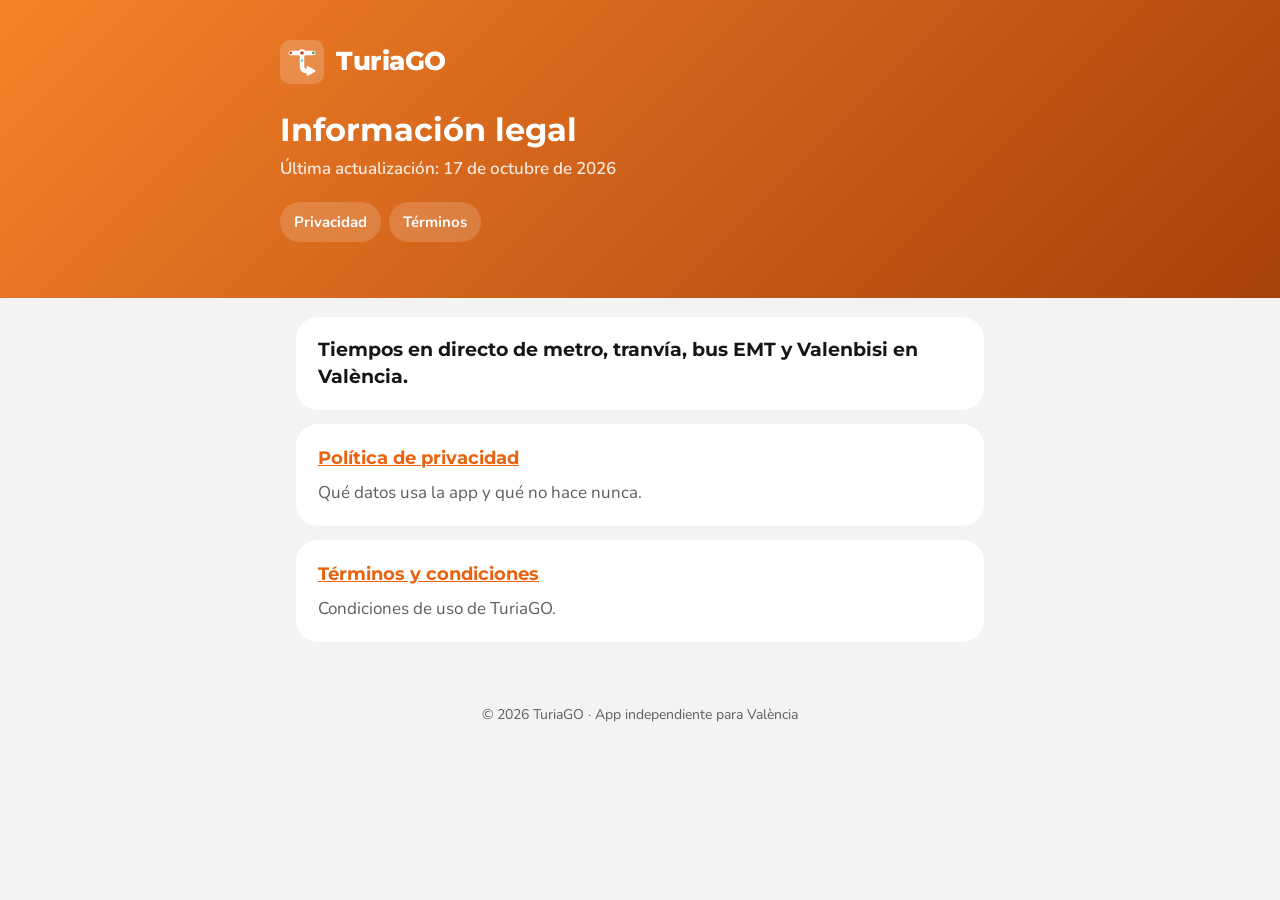
<file: index.html>
<!doctype html>
<html lang="es">
<head>
<meta charset="utf-8">
<meta name="viewport" content="width=device-width, initial-scale=1">
<title>TuriaGO · Información legal</title>
<link rel="preconnect" href="https://fonts.googleapis.com">
<link rel="preconnect" href="https://fonts.gstatic.com" crossorigin>
<link href="https://fonts.googleapis.com/css2?family=Montserrat:wght@700;800&family=Nunito:wght@400;600;700&display=swap" rel="stylesheet">
<link rel="stylesheet" href="style.css">
</head>
<body>
<header>
  <div class="wrap">
    <a class="brand" href="index.html"><svg viewBox="0 0 1024 1024" aria-hidden="true"><rect width="1024" height="1024" rx="229" fill="#FFFFFF" fill-opacity="0.18"/><path d="M250 300 L774 300" fill="none" stroke="#FFFFFF" stroke-width="104" stroke-linecap="round"/><path d="M512 300 L512 600 Q512 720 612 720 L650 720" fill="none" stroke="#FFFFFF" stroke-width="104" stroke-linecap="round" stroke-linejoin="round"/><path d="M640 624 L806 720 L640 816 Z" fill="#FFFFFF" stroke="#FFFFFF" stroke-width="40" stroke-linejoin="round"/><circle cx="512" cy="300" r="86" fill="#FFFFFF"/><circle cx="512" cy="300" r="40" fill="#A8400A"/><circle cx="250" cy="300" r="30" fill="#D52B1E"/><circle cx="774" cy="300" r="30" fill="#2E9E4F"/><circle cx="512" cy="480" r="30" fill="#50DDF1"/></svg><span>TuriaGO</span></a>
    <h1>Información legal</h1>
    <p class="updated">Última actualización: 17 de octubre de 2026</p>
    <nav>
      <a href="privacidad.html">Privacidad</a>
      <a href="terminos.html">Términos</a>
    </nav>
  </div>
</header>
<main class="wrap">
<p class="intro">Tiempos en directo de metro, tranvía, bus EMT y Valenbisi en València.</p>
<section><h2><a href="privacidad.html">Política de privacidad</a></h2><p>Qué datos usa la app y qué no hace nunca.</p></section>
<section><h2><a href="terminos.html">Términos y condiciones</a></h2><p>Condiciones de uso de TuriaGO.</p></section>
</main>
<footer>© 2026 TuriaGO · App independiente para València</footer>
</body>
</html>
</file>
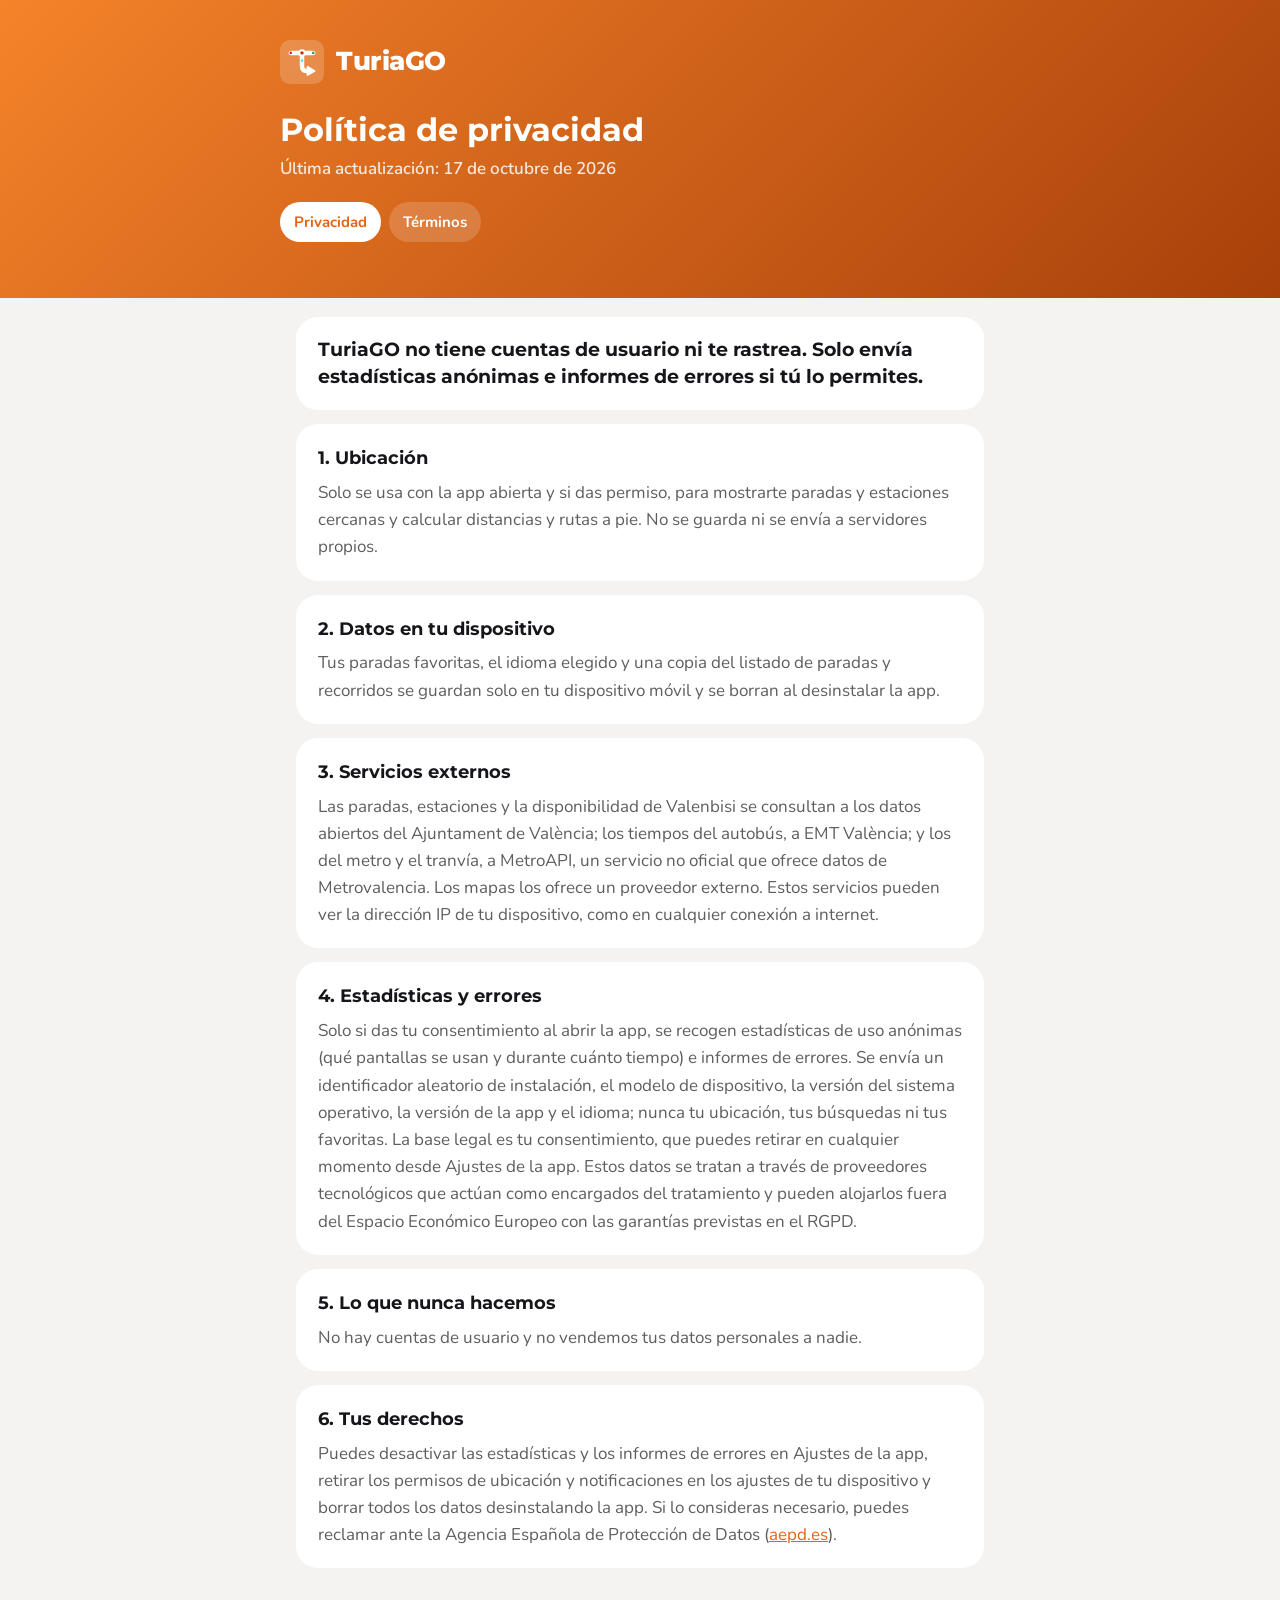
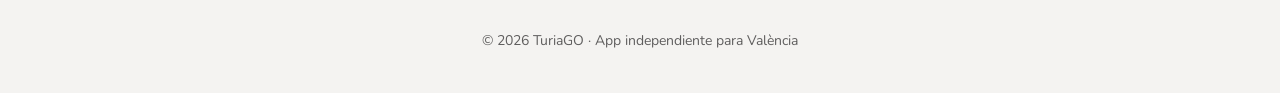
<file: privacidad.html>
<!doctype html>
<html lang="es">
<head>
<meta charset="utf-8">
<meta name="viewport" content="width=device-width, initial-scale=1">
<title>Privacidad · TuriaGO</title>
<link rel="preconnect" href="https://fonts.googleapis.com">
<link rel="preconnect" href="https://fonts.gstatic.com" crossorigin>
<link href="https://fonts.googleapis.com/css2?family=Montserrat:wght@700;800&family=Nunito:wght@400;600;700&display=swap" rel="stylesheet">
<link rel="stylesheet" href="style.css">
</head>
<body>
<header>
  <div class="wrap">
    <a class="brand" href="index.html"><svg viewBox="0 0 1024 1024" aria-hidden="true"><rect width="1024" height="1024" rx="229" fill="#FFFFFF" fill-opacity="0.18"/><path d="M250 300 L774 300" fill="none" stroke="#FFFFFF" stroke-width="104" stroke-linecap="round"/><path d="M512 300 L512 600 Q512 720 612 720 L650 720" fill="none" stroke="#FFFFFF" stroke-width="104" stroke-linecap="round" stroke-linejoin="round"/><path d="M640 624 L806 720 L640 816 Z" fill="#FFFFFF" stroke="#FFFFFF" stroke-width="40" stroke-linejoin="round"/><circle cx="512" cy="300" r="86" fill="#FFFFFF"/><circle cx="512" cy="300" r="40" fill="#A8400A"/><circle cx="250" cy="300" r="30" fill="#D52B1E"/><circle cx="774" cy="300" r="30" fill="#2E9E4F"/><circle cx="512" cy="480" r="30" fill="#50DDF1"/></svg><span>TuriaGO</span></a>
    <h1>Política de privacidad</h1>
    <p class="updated">Última actualización: 17 de octubre de 2026</p>
    <nav>
      <a href="privacidad.html" aria-current="page">Privacidad</a>
      <a href="terminos.html">Términos</a>
    </nav>
  </div>
</header>
<main class="wrap">
<p class="intro">TuriaGO no tiene cuentas de usuario ni te rastrea. Solo envía estadísticas anónimas e informes de errores si tú lo permites.</p>
<section><h2>1. Ubicación</h2><p>Solo se usa con la app abierta y si das permiso, para mostrarte paradas y estaciones cercanas y calcular distancias y rutas a pie. No se guarda ni se envía a servidores propios.</p></section>
<section><h2>2. Datos en tu dispositivo</h2><p>Tus paradas favoritas, el idioma elegido y una copia del listado de paradas y recorridos se guardan solo en tu dispositivo móvil y se borran al desinstalar la app.</p></section>
<section><h2>3. Servicios externos</h2><p>Las paradas, estaciones y la disponibilidad de Valenbisi se consultan a los datos abiertos del Ajuntament de València; los tiempos del autobús, a EMT València; y los del metro y el tranvía, a MetroAPI, un servicio no oficial que ofrece datos de Metrovalencia. Los mapas los ofrece un proveedor externo. Estos servicios pueden ver la dirección IP de tu dispositivo, como en cualquier conexión a internet.</p></section>
<section><h2>4. Estadísticas y errores</h2><p>Solo si das tu consentimiento al abrir la app, se recogen estadísticas de uso anónimas (qué pantallas se usan y durante cuánto tiempo) e informes de errores. Se envía un identificador aleatorio de instalación, el modelo de dispositivo, la versión del sistema operativo, la versión de la app y el idioma; nunca tu ubicación, tus búsquedas ni tus favoritas. La base legal es tu consentimiento, que puedes retirar en cualquier momento desde Ajustes de la app. Estos datos se tratan a través de proveedores tecnológicos que actúan como encargados del tratamiento y pueden alojarlos fuera del Espacio Económico Europeo con las garantías previstas en el RGPD.</p></section>
<section><h2>5. Lo que nunca hacemos</h2><p>No hay cuentas de usuario y no vendemos tus datos personales a nadie.</p></section>
<section><h2>6. Tus derechos</h2><p>Puedes desactivar las estadísticas y los informes de errores en Ajustes de la app, retirar los permisos de ubicación y notificaciones en los ajustes de tu dispositivo y borrar todos los datos desinstalando la app. Si lo consideras necesario, puedes reclamar ante la Agencia Española de Protección de Datos (<a href="https://www.aepd.es">aepd.es</a>).</p></section>
</main>
<footer>© 2026 TuriaGO · App independiente para València</footer>
</body>
</html>
</file>
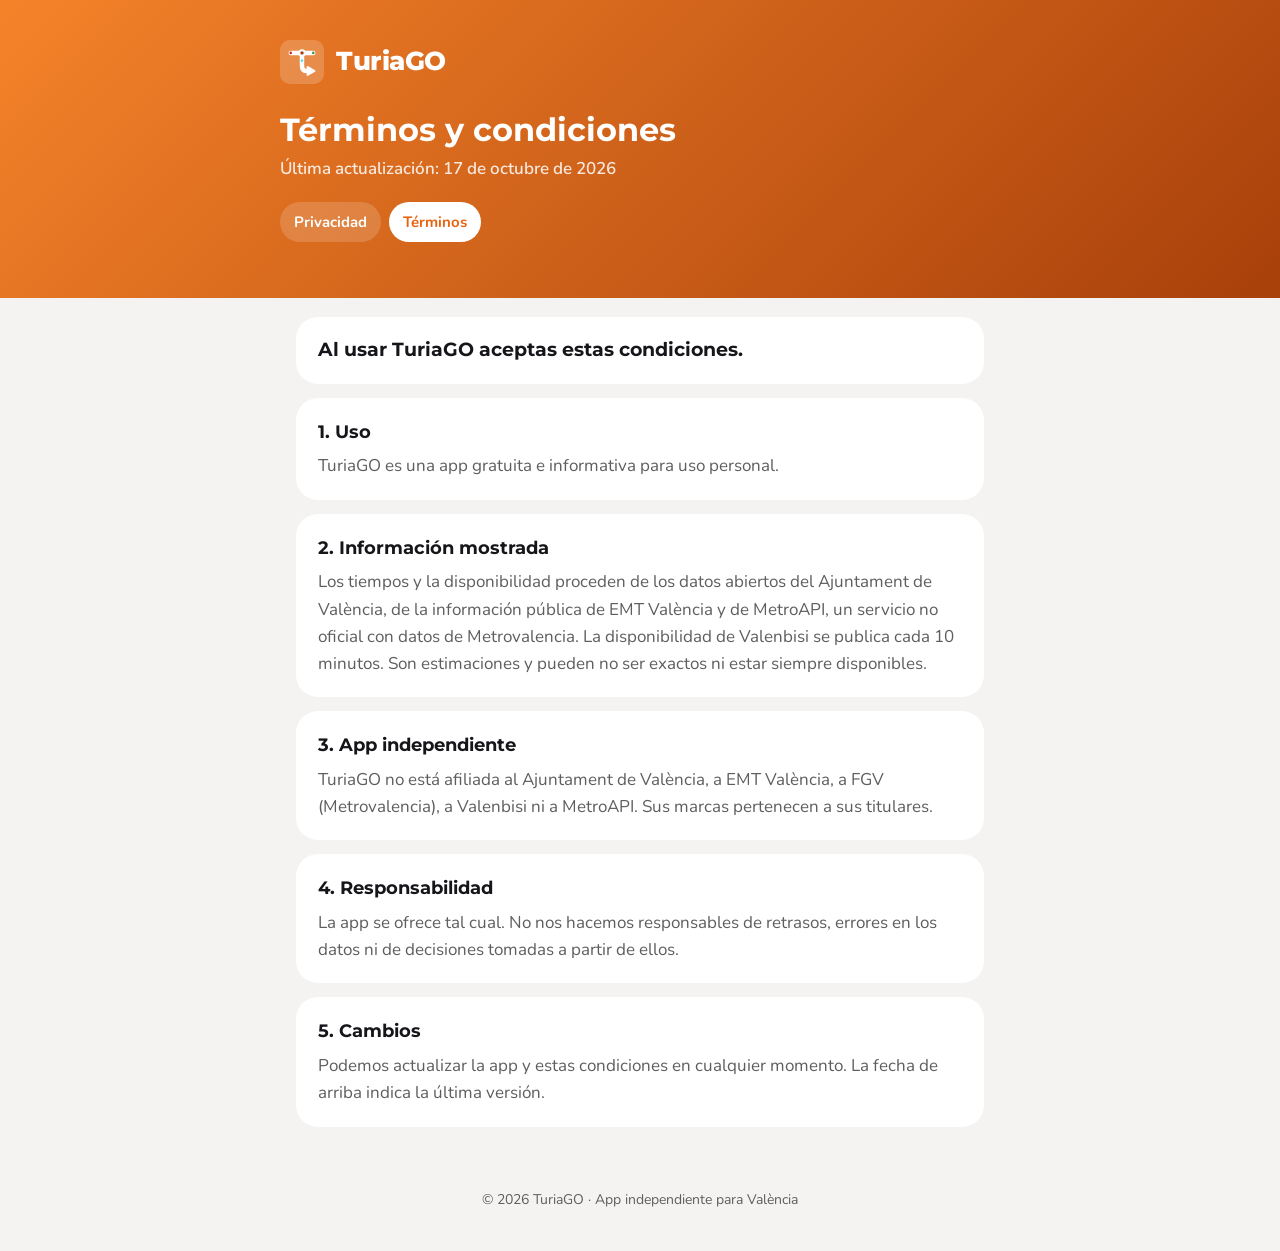
<file: terminos.html>
<!doctype html>
<html lang="es">
<head>
<meta charset="utf-8">
<meta name="viewport" content="width=device-width, initial-scale=1">
<title>Términos · TuriaGO</title>
<link rel="preconnect" href="https://fonts.googleapis.com">
<link rel="preconnect" href="https://fonts.gstatic.com" crossorigin>
<link href="https://fonts.googleapis.com/css2?family=Montserrat:wght@700;800&family=Nunito:wght@400;600;700&display=swap" rel="stylesheet">
<link rel="stylesheet" href="style.css">
</head>
<body>
<header>
  <div class="wrap">
    <a class="brand" href="index.html"><svg viewBox="0 0 1024 1024" aria-hidden="true"><rect width="1024" height="1024" rx="229" fill="#FFFFFF" fill-opacity="0.18"/><path d="M250 300 L774 300" fill="none" stroke="#FFFFFF" stroke-width="104" stroke-linecap="round"/><path d="M512 300 L512 600 Q512 720 612 720 L650 720" fill="none" stroke="#FFFFFF" stroke-width="104" stroke-linecap="round" stroke-linejoin="round"/><path d="M640 624 L806 720 L640 816 Z" fill="#FFFFFF" stroke="#FFFFFF" stroke-width="40" stroke-linejoin="round"/><circle cx="512" cy="300" r="86" fill="#FFFFFF"/><circle cx="512" cy="300" r="40" fill="#A8400A"/><circle cx="250" cy="300" r="30" fill="#D52B1E"/><circle cx="774" cy="300" r="30" fill="#2E9E4F"/><circle cx="512" cy="480" r="30" fill="#50DDF1"/></svg><span>TuriaGO</span></a>
    <h1>Términos y condiciones</h1>
    <p class="updated">Última actualización: 17 de octubre de 2026</p>
    <nav>
      <a href="privacidad.html">Privacidad</a>
      <a href="terminos.html" aria-current="page">Términos</a>
    </nav>
  </div>
</header>
<main class="wrap">
<p class="intro">Al usar TuriaGO aceptas estas condiciones.</p>
<section><h2>1. Uso</h2><p>TuriaGO es una app gratuita e informativa para uso personal.</p></section>
<section><h2>2. Información mostrada</h2><p>Los tiempos y la disponibilidad proceden de los datos abiertos del Ajuntament de València, de la información pública de EMT València y de MetroAPI, un servicio no oficial con datos de Metrovalencia. La disponibilidad de Valenbisi se publica cada 10 minutos. Son estimaciones y pueden no ser exactos ni estar siempre disponibles.</p></section>
<section><h2>3. App independiente</h2><p>TuriaGO no está afiliada al Ajuntament de València, a EMT València, a FGV (Metrovalencia), a Valenbisi ni a MetroAPI. Sus marcas pertenecen a sus titulares.</p></section>
<section><h2>4. Responsabilidad</h2><p>La app se ofrece tal cual. No nos hacemos responsables de retrasos, errores en los datos ni de decisiones tomadas a partir de ellos.</p></section>
<section><h2>5. Cambios</h2><p>Podemos actualizar la app y estas condiciones en cualquier momento. La fecha de arriba indica la última versión.</p></section>
</main>
<footer>© 2026 TuriaGO · App independiente para València</footer>
</body>
</html>
</file>
<file: style.css>
:root {
  --brand: #E8620F;
  --brand-dark: #A8400A;
  --bg: #F4F3F1;
  --surface: #FFFFFF;
  --ink: #16161A;
  --muted: #5F5E5E;
  --line: #E4E5E5;
}
@media (prefers-color-scheme: dark) {
  :root {
    --bg: #000000;
    --surface: #1A1A1D;
    --ink: #F5F5F7;
    --muted: #A0A0A6;
    --line: #2A2A2F;
  }
}
* { box-sizing: border-box; }
html { -webkit-text-size-adjust: 100%; }
body {
  margin: 0;
  background: var(--bg);
  color: var(--ink);
  font-family: "Nunito", -apple-system, BlinkMacSystemFont, "Segoe UI", sans-serif;
  font-size: 17px;
  line-height: 1.6;
}
header {
  background: linear-gradient(135deg, #F5832A, var(--brand-dark));
  color: #FFFFFF;
  padding: 40px 16px 56px;
}
.wrap { max-width: 720px; margin: 0 auto; }
.brand { display: flex; align-items: center; gap: 12px; text-decoration: none; color: inherit; }
.brand svg { width: 44px; height: 44px; flex-shrink: 0; }
.brand span { font-family: "Montserrat", sans-serif; font-weight: 800; font-size: 26px; letter-spacing: -0.5px; }
h1 { font-family: "Montserrat", sans-serif; font-weight: 700; font-size: 32px; line-height: 1.15; margin: 28px 0 6px; }
.updated { opacity: 0.85; font-weight: 600; margin: 0; }
nav { display: flex; gap: 8px; flex-wrap: wrap; margin-top: 20px; }
nav a {
  color: #FFFFFF; text-decoration: none; font-weight: 700; font-size: 15px;
  padding: 8px 14px; border-radius: 999px; background: rgba(255, 255, 255, 0.16);
}
nav a[aria-current="page"] { background: #FFFFFF; color: var(--brand); }
main { padding: 0 16px 40px; margin-top: -28px; }
.intro, section {
  background: var(--surface);
  border-radius: 22px;
  padding: 20px 22px;
  margin-bottom: 14px;
}
.intro { font-family: "Montserrat", sans-serif; font-weight: 700; font-size: 19px; line-height: 1.4; }
h2 { font-family: "Montserrat", sans-serif; font-size: 18px; margin: 0 0 6px; }
section p { margin: 0; color: var(--muted); }
a { color: var(--brand); }
footer { color: var(--muted); font-size: 14px; text-align: center; padding: 8px 16px 40px; }
</file>
